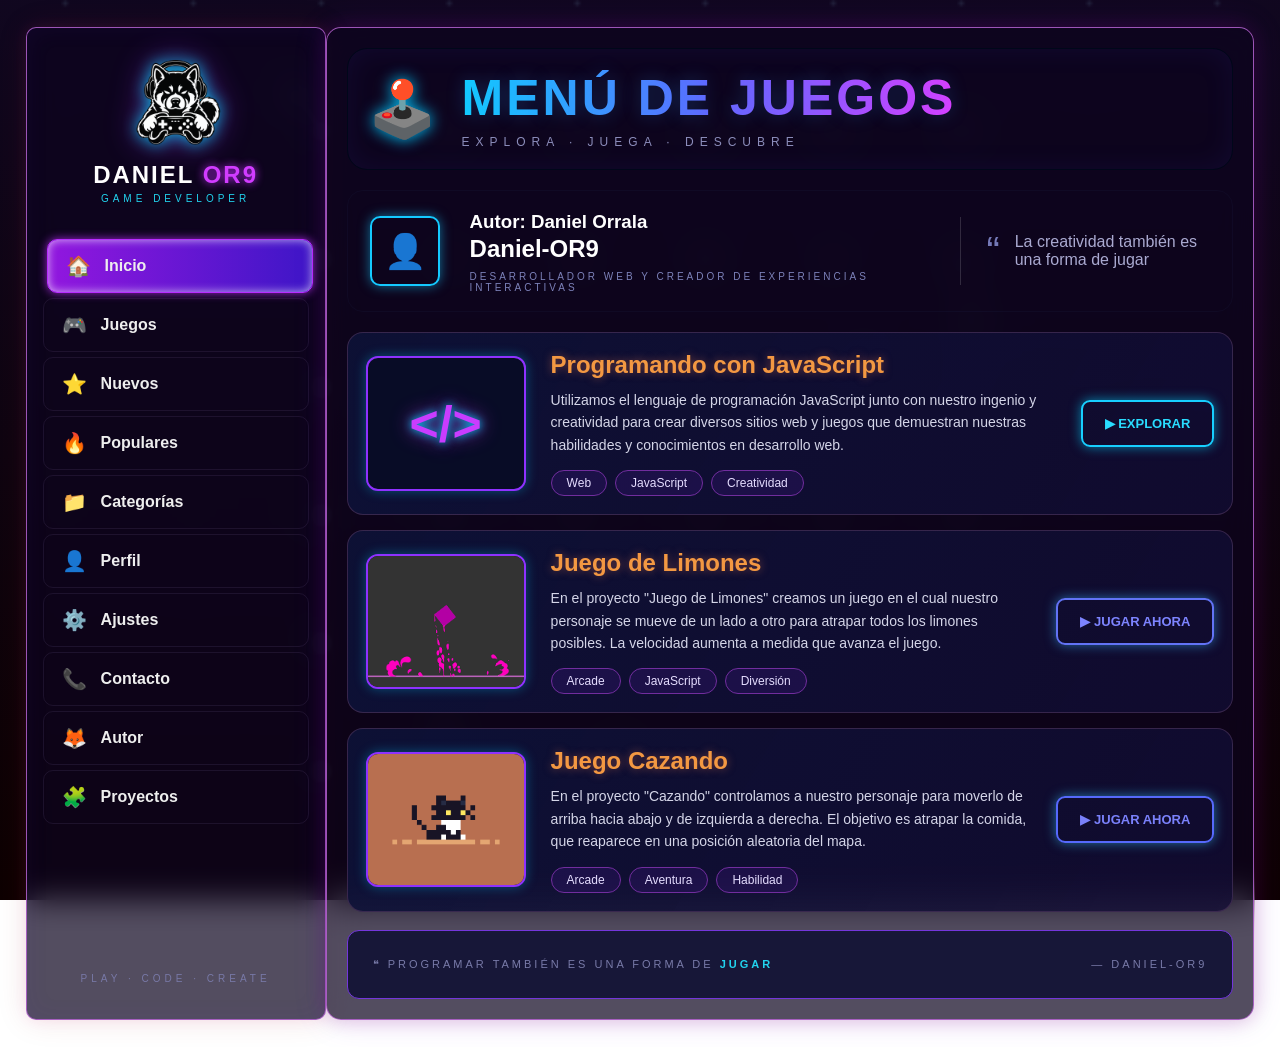
<file: index.html>
<!DOCTYPE html>
<html lang="es">

<head>
    <meta charset="UTF-8">
    <meta name="viewport" content="width=device-width, initial-scale=1.0">

    <title>Menú de Juegos | Daniel OR9</title>

    <link rel="stylesheet" href="menu.css">
</head>

<body onload="iniciar()">

    <div class="layout">

        <!-- ==============================
             MENÚ LATERAL
        =============================== -->

        <aside class="sidebar">

            <div class="logo-menu">
                <img
                    src="ChatGPT Image 15 sept 2026, 07_57_46 p.m..png"
                    alt="Daniel OR9 Gaming"
                >

                <h2>DANIEL <span>OR9</span></h2>

                <p>GAME DEVELOPER</p>
            </div>


            <nav class="menu">

                <a href="#" class="activo">
                    <span>🏠</span>
                    Inicio
                </a>

                <a href="#">
                    <span>🎮</span>
                    Juegos
                </a>

                <a href="#">
                    <span>⭐</span>
                    Nuevos
                </a>

                <a href="#">
                    <span>🔥</span>
                    Populares
                </a>

                <a href="#">
                    <span>📁</span>
                    Categorías
                </a>

                <a href="#">
                    <span>👤</span>
                    Perfil
                </a>

                <a href="#">
                    <span>⚙️</span>
                    Ajustes
                </a>

                <a href="#">
                    <span>📞</span>
                    Contacto
                    
                </a>

                <a href="#">
                    <span>🦊</span>
                    Autor
                </a>

                <a href="#">
                    <span>🧩</span>
                    Proyectos
                </a>

            </nav>


            <p class="sidebar-footer">
                PLAY · CODE · CREATE
            </p>

        </aside>



        <!-- ==============================
             CONTENIDO PRINCIPAL
        =============================== -->

        <main class="contenedor">


            <!-- CABECERA -->

            <header class="cabecera">

                <div class="icono-arcade">
                    🕹️
                </div>

                <div>
                    <h1 class="titulo">
                        MENÚ DE JUEGOS
                    </h1>

                    <p>
                        EXPLORA · JUEGA · DESCUBRE
                    </p>
                </div>

            </header>



            <!-- AUTOR -->

            <section class="autor-card">

                <div class="avatar">
                    👤
                </div>

                <div class="autor-info">

                    <h3>Autor: Daniel Orrala</h3>

                    <h2>Daniel-OR9</h2>

                    <p>
                        DESARROLLADOR WEB Y CREADOR
                        DE EXPERIENCIAS INTERACTIVAS
                    </p>

                </div>

                <div class="frase">

                    <span>“</span>

                    <p>
                        La creatividad también
                        es una forma de jugar
                    </p>

                </div>

            </section>



            <!-- ==============================
                 JAVASCRIPT
            =============================== -->

            <section class="proyecto proyecto-js">

                <div class="imagen-proyecto codigo-icono">
                    &lt;/&gt;
                </div>


                <div class="proyecto-info">

                    <h2 class="javaJs">
                        Programando con JavaScript
                    </h2>

                    <p class="descripcion">

                        Utilizamos el lenguaje de programación
                        JavaScript junto con nuestro ingenio y
                        creatividad para crear diversos sitios web
                        y juegos que demuestran nuestras habilidades
                        y conocimientos en desarrollo web.

                    </p>


                    <div class="tags">

                        <span>Web</span>

                        <span>JavaScript</span>

                        <span>Creatividad</span>

                    </div>

                </div>


                <a href="#" class="boton explorar">
                    ▶ EXPLORAR
                </a>

            </section>



            <!-- ==============================
                 JUEGO LIMONES
            =============================== -->

            <section class="proyecto">

                <div class="imagen-proyecto">

                    <img
                        src="7E2E8E1C-F527-4275-A5B3-EB851AACA745.GIF"
                        alt="Juego de Limones"
                    >

                </div>


                <div class="proyecto-info">

                    <h2 class="juego">
                        Juego de Limones
                    </h2>


                    <p class="descripcion">

                        En el proyecto "Juego de Limones" creamos
                        un juego en el cual nuestro personaje se
                        mueve de un lado a otro para atrapar todos
                        los limones posibles.

                        La velocidad aumenta a medida que avanza
                        el juego.

                    </p>


                    <div class="tags">

                        <span>Arcade</span>

                        <span>JavaScript</span>

                        <span>Diversión</span>

                    </div>

                </div>


                <a
                    href="https://juego-limones-ja1z.vercel.app/"
                    class="boton jugar"
                >
                    ▶ JUGAR AHORA
                </a>

            </section>



            <!-- ==============================
                 JUEGO CAZANDO
            =============================== -->

            <section class="proyecto">

                <div class="imagen-proyecto">

                    <img
                        src="BE29ABE0-67B7-42B7-888E-3F8BED29C442.GIF"
                        alt="Juego Cazando"
                    >

                </div>


                <div class="proyecto-info">

                    <h2 class="juego">
                        Juego Cazando
                    </h2>


                    <p class="descripcion">

                        En el proyecto "Cazando" controlamos a
                        nuestro personaje para moverlo de arriba
                        hacia abajo y de izquierda a derecha.

                        El objetivo es atrapar la comida, que
                        reaparece en una posición aleatoria del mapa.

                    </p>


                    <div class="tags">

                        <span>Arcade</span>

                        <span>Aventura</span>

                        <span>Habilidad</span>

                    </div>

                </div>


                <a
                    href="https://juego-cazando-ivory.vercel.app/"
                    class="boton jugar rosa"
                >
                    ▶ JUGAR AHORA
                </a>

            </section>



            <!-- PIE -->

            <footer>

                <p>
                    ❝ PROGRAMAR TAMBIÉN ES UNA FORMA DE
                    <strong>JUGAR</strong>
                </p>

                <span>— DANIEL-OR9</span>

            </footer>

        </main>

    </div>
    <script src="musica.js"></script>

</body>

</html>
</file>
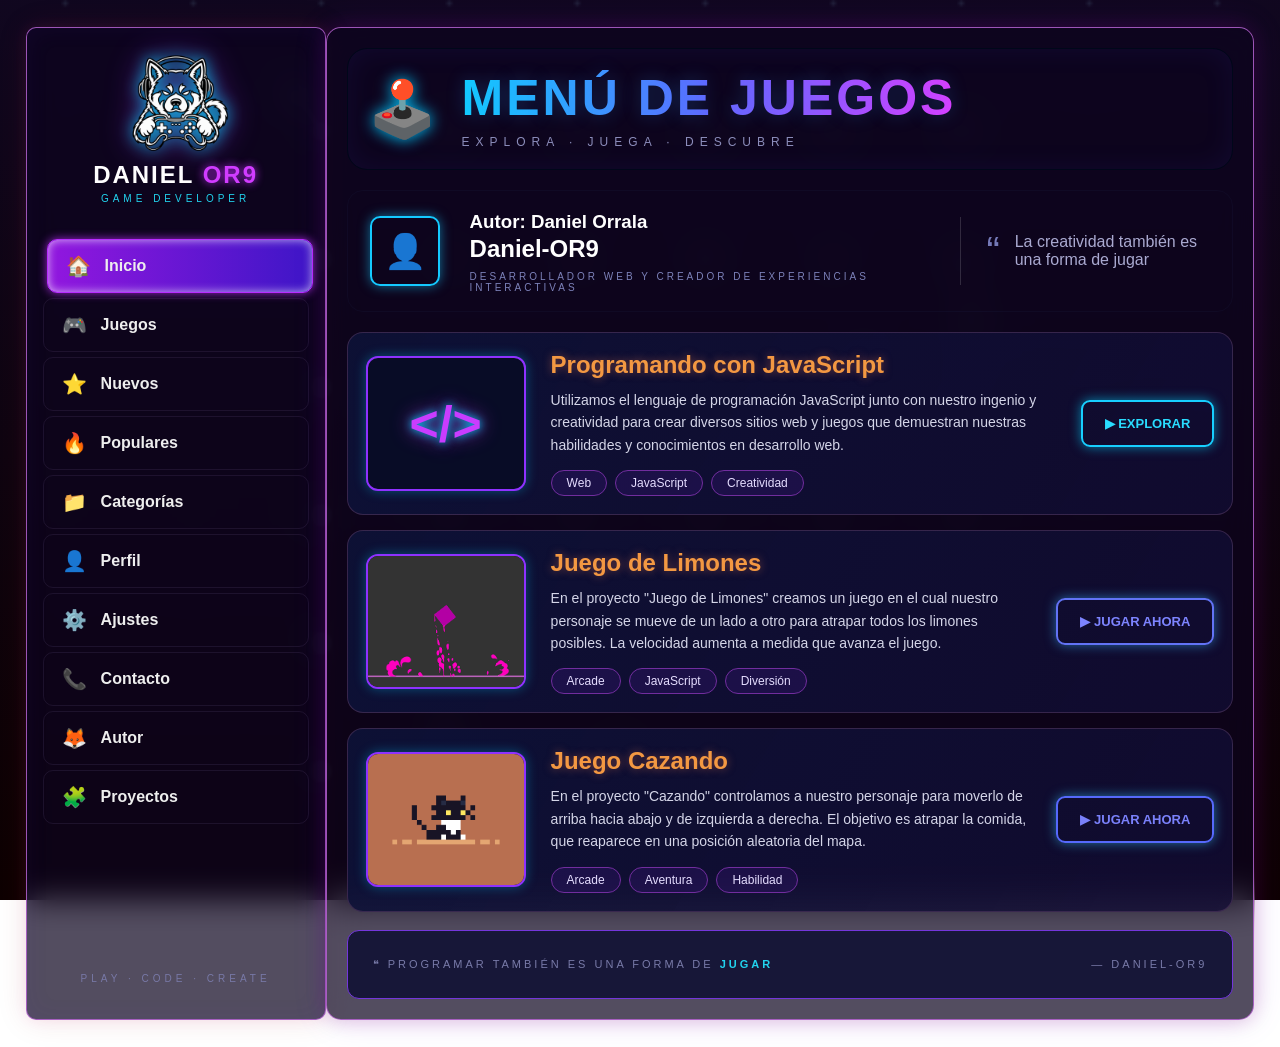
<file: inde.html>
<!DOCTYPE html>
<html lang="es">

<head>
    <meta charset="UTF-8">
    <meta name="viewport" content="width=device-width, initial-scale=1.0">

    <title>Menú de Juegos | Daniel OR9</title>

    <link rel="stylesheet" href="menu.css">
</head>

<body onload="iniciar()">

    <div class="layout">

        <!-- ==============================
             MENÚ LATERAL
        =============================== -->

        <aside class="sidebar">

            <div class="logo-menu">
                <img
                    src="ChatGPT Image 15 sept 2026, 08_03_51 p.m..png"
                    alt="Daniel OR9 Gaming"
                >

                <h2>DANIEL <span>OR9</span></h2>

                <p>GAME DEVELOPER</p>
            </div>


            <nav class="menu">

                <a href="#" class="activo">
                    <span>🏠</span>
                    Inicio
                </a>

                <a href="#">
                    <span>🎮</span>
                    Juegos
                </a>

                <a href="#">
                    <span>⭐</span>
                    Nuevos
                </a>

                <a href="#">
                    <span>🔥</span>
                    Populares
                </a>

                <a href="#">
                    <span>📁</span>
                    Categorías
                </a>

                <a href="#">
                    <span>👤</span>
                    Perfil
                </a>

                <a href="#">
                    <span>⚙️</span>
                    Ajustes
                </a>

                <a href="#">
                    <span>📞</span>
                    Contacto
                    
                </a>

                <a href="#">
                    <span>🦊</span>
                    Autor
                </a>

                <a href="#">
                    <span>🧩</span>
                    Proyectos
                </a>

            </nav>


            <p class="sidebar-footer">
                PLAY · CODE · CREATE
            </p>

        </aside>



        <!-- ==============================
             CONTENIDO PRINCIPAL
        =============================== -->

        <main class="contenedor">


            <!-- CABECERA -->

            <header class="cabecera">

                <div class="icono-arcade">
                    🕹️
                </div>

                <div>
                    <h1 class="titulo">
                        MENÚ DE JUEGOS
                    </h1>

                    <p>
                        EXPLORA · JUEGA · DESCUBRE
                    </p>
                </div>

            </header>



            <!-- AUTOR -->

            <section class="autor-card">

                <div class="avatar">
                    👤
                </div>

                <div class="autor-info">

                    <h3>Autor: Daniel Orrala</h3>

                    <h2>Daniel-OR9</h2>

                    <p>
                        DESARROLLADOR WEB Y CREADOR
                        DE EXPERIENCIAS INTERACTIVAS
                    </p>

                </div>

                <div class="frase">

                    <span>“</span>

                    <p>
                        La creatividad también
                        es una forma de jugar
                    </p>

                </div>

            </section>



            <!-- ==============================
                 JAVASCRIPT
            =============================== -->

            <section class="proyecto proyecto-js">

                <div class="imagen-proyecto codigo-icono">
                    &lt;/&gt;
                </div>


                <div class="proyecto-info">

                    <h2 class="javaJs">
                        Programando con JavaScript
                    </h2>

                    <p class="descripcion">

                        Utilizamos el lenguaje de programación
                        JavaScript junto con nuestro ingenio y
                        creatividad para crear diversos sitios web
                        y juegos que demuestran nuestras habilidades
                        y conocimientos en desarrollo web.

                    </p>


                    <div class="tags">

                        <span>Web</span>

                        <span>JavaScript</span>

                        <span>Creatividad</span>

                    </div>

                </div>


                <a href="#" class="boton explorar">
                    ▶ EXPLORAR
                </a>

            </section>



            <!-- ==============================
                 JUEGO LIMONES
            =============================== -->

            <section class="proyecto">

                <div class="imagen-proyecto">

                    <img
                        src="7E2E8E1C-F527-4275-A5B3-EB851AACA745.GIF"
                        alt="Juego de Limones"
                    >

                </div>


                <div class="proyecto-info">

                    <h2 class="juego">
                        Juego de Limones
                    </h2>


                    <p class="descripcion">

                        En el proyecto "Juego de Limones" creamos
                        un juego en el cual nuestro personaje se
                        mueve de un lado a otro para atrapar todos
                        los limones posibles.

                        La velocidad aumenta a medida que avanza
                        el juego.

                    </p>


                    <div class="tags">

                        <span>Arcade</span>

                        <span>JavaScript</span>

                        <span>Diversión</span>

                    </div>

                </div>


                <a
                    href="https://juego-limones-ja1z.vercel.app/"
                    class="boton jugar"
                >
                    ▶ JUGAR AHORA
                </a>

            </section>



            <!-- ==============================
                 JUEGO CAZANDO
            =============================== -->

            <section class="proyecto">

                <div class="imagen-proyecto">

                    <img
                        src="BE29ABE0-67B7-42B7-888E-3F8BED29C442.GIF"
                        alt="Juego Cazando"
                    >

                </div>


                <div class="proyecto-info">

                    <h2 class="juego">
                        Juego Cazando
                    </h2>


                    <p class="descripcion">

                        En el proyecto "Cazando" controlamos a
                        nuestro personaje para moverlo de arriba
                        hacia abajo y de izquierda a derecha.

                        El objetivo es atrapar la comida, que
                        reaparece en una posición aleatoria del mapa.

                    </p>


                    <div class="tags">

                        <span>Arcade</span>

                        <span>Aventura</span>

                        <span>Habilidad</span>

                    </div>

                </div>


                <a
                    href="https://juego-cazando-ivory.vercel.app/"
                    class="boton jugar rosa"
                >
                    ▶ JUGAR AHORA
                </a>

            </section>



            <!-- PIE -->

            <footer>

                <p>
                    ❝ PROGRAMAR TAMBIÉN ES UNA FORMA DE
                    <strong>JUGAR</strong>
                </p>

                <span>— DANIEL-OR9</span>

            </footer>

        </main>

    </div>
    <script src="musica.js"></script>

</body>

</html>
</file>
<file: menu.css>
/* ========================================
   GENERAL
======================================== */

* {
    box-sizing: border-box;
}

html {
    min-height: 100%;
}

body {

    margin: 0;

    min-height: 100vh;

    font-family:
        "Trebuchet MS",
        Arial,
        sans-serif;

    color: white;

    background:
        linear-gradient(
            rgba(7, 7, 34, 0.899),
            rgba(0, 0, 0, 0.858)
        ),
        url("1743CB3E-8D15-4C95-AE19-28D06F1F700B.GIF");

    background-size: cover;

    background-position: center;

    background-attachment: fixed;
}


/* ========================================
   LAYOUT
======================================== */

.layout {

    width: min(1450px, 96%);

    min-height: 94vh;

    margin: 3vh auto;

    display: grid;

    grid-template-columns: 300px 1fr;

    gap: 0px;
}


/* ========================================
   SIDEBAR
======================================== */

.sidebar {

    padding: 25px 16px;

    display: flex;

    flex-direction: column;

    border-radius: 10px;

    border: 1px solid rgba(183, 100, 211, 0.85);


    background:
        rgba(13, 5, 32, 0.709);

    backdrop-filter: blur(15px);

    -webkit-backdrop-filter: blur(15px);

    box-shadow:

        0 0 15px rgba(255, 76, 195, 0.098),

        0 0 30px rgba(137, 43, 0, 0.128),

        inset 0 0 25px rgba(78, 37, 180, 0.071);
}


/* ========================================
   LOGO
======================================== */

.logo-menu {

    text-align: center;

    margin-bottom: 25px;
}


.logo-menu img {

    width: 150px;

    max-width: 80%;

    filter:

        drop-shadow(
            0 0 8px rgba(0, 220, 255, 0.8)
        )

        drop-shadow(
            0 0 15px rgba(167, 50, 255, 0.4)
        );
}


.logo-menu h2 {

    margin: 4px 0 0;

    font-size: 24px;

    letter-spacing: 2px;
}


.logo-menu h2 span {

    color: #d13cff;

    text-shadow:
        0 0 8px #c32dff;
}


.logo-menu p {

    margin-top: 4px;

    font-size: 10px;

    letter-spacing: 4px;

    color: #22d3ee;
}


/* ========================================
   NAVEGACIÓN
======================================== */

.menu {

    display: flex;

    flex-direction: column;

    gap: 5px;
}


.menu a {

    padding: 14px 18px;

    display: flex;

    align-items: center;

    gap: 14px;

    color: #eee;

    font-weight: bold;

    text-decoration: none;

    border-radius: 10px;

    border: 1px solid
        rgba(67, 51, 91, 0.315);

    background:
        linear-gradient(
            120deg,
            rgba(21, 10, 10, 0.92),
            rgba(5, 4, 15, 0.826),
            
        );

    transition:
        0.2s ease;
}


.menu a:hover,
.menu .activo {

    transform:
        translateX(4px);

    border-color: #b82cff;

    background:
        linear-gradient(
            90deg,
            #9217df,
            #3e16c7
        );

    box-shadow:

        0 0 10px
            rgba(190, 44, 255, 0.8),

        inset 0 0 10px
            rgba(255, 255, 255, 0.662);
}


.menu a span {

    font-size: 20px;
}


.sidebar-footer {

    margin-top: auto;

    padding-top: 25px;

    text-align: center;

    color: #7879a7;

    font-size: 10px;

    letter-spacing: 4px;
}


/* ========================================
   CONTENIDO
======================================== */

.contenedor {

    padding: 20px;

    border-radius: 15px;

    border: 1px solid
        rgba(183, 100, 211, 0.85);

    background:
        rgba(13, 5, 32, 0.709);

    backdrop-filter:
        blur(18px);

    -webkit-backdrop-filter:
        blur(18px);

    box-shadow:

        0 0 20px
            rgba(103, 7, 85, 0.218),

        0 0 35px
            rgba(151, 14, 255, 0.14);
}


/* ========================================
   CABECERA
======================================== */

.cabecera {

    min-height: 115px;

    padding: 20px;

    display: flex;

    align-items: center;

    gap: 25px;

    border-radius: 20px;

    border:
        1px solid rgb(0, 7, 26);

    background:

        linear-gradient(
            120deg,
            rgba(215, 19, 19, 0.92),
            rgba(5, 4, 15, 0.826),
            
        );

    box-shadow:

        inset 0 0 30px
            rgba(73, 89, 255, 0.08);
}


.icono-arcade {

    font-size: 55px;

    filter:
        drop-shadow(
            0 0 8px #00c8ff
        );
}


.titulo {

    margin: 0;

    font-size:
        clamp(27px, 4vw, 50px);

    letter-spacing: 3px;

    text-transform: uppercase;

    background:
        linear-gradient(
            90deg,
            #10cfff,
            #6366ff,
            #e438ff
        );

    -webkit-background-clip:
        text;

    background-clip:
        text;

    color:
        transparent;

    text-shadow:
        0 0 18px
        rgba(41, 155, 255, 0.25);
}


.cabecera p {

    margin:
        8px 0 0;

    color:
        #8c8dbb;

    letter-spacing:
        6px;

    font-size:
        12px;
}


/* ========================================
   AUTOR
======================================== */

.autor-card {

    margin:
        20px 0;

    padding:
        18px 22px;

    min-height:
        115px;

    display:
        grid;

    grid-template-columns:
        80px 1fr 250px;

    align-items:
        center;

    gap:
        20px;

    border-radius:
        16px;

    border:
        1px solid
         rgba(46, 68, 128, 0.085);

    background:

        linear-gradient(
            120deg,
            rgba(21, 10, 10, 0.92),
            rgba(5, 4, 15, 0.826),
            
        );
}


.avatar {

    width:
        70px;

    height:
        70px;

    display:
        flex;

    justify-content:
        center;

    align-items:
        center;

    border:
        2px solid #14c9ff;

    border-radius:
        10px;

    font-size:
        34px;

    box-shadow:
        0 0 12px
        rgba(20, 201, 255, 0.55);
}


.autor-info h3,
.autor-info h2 {

    margin:
        2px 0;
}


.autor-info p {

    margin:
        8px 0 0;

    color:
        #7d82ba;

    font-size:
        10px;

    letter-spacing:
        3px;
}


.frase {

    display:
        flex;

    gap:
        15px;

    align-items:
        center;

    border-left:
        1px solid
        rgba(255,255,255,0.15);

    padding-left:
        25px;

    color:
        #aaaad1;
}


.frase span {

    font-size:
        40px;

    color:
        #7479b7;
}


/* ========================================
   PROYECTOS
======================================== */

.proyecto {

    margin:
        15px 0;

    padding:
        18px;

    display:
        grid;

    grid-template-columns:
        160px 1fr auto;

    align-items:
        center;

    gap:
        25px;

    border-radius:
        16px;

    border:
        1px solid
        rgba(76, 51, 91, 0.65);

    background:

        linear-gradient(
            120deg,
            rgba(14, 18, 56, 0.92),
            rgba(19, 13, 52, 0.80)
        );

    transition:
        transform 0.2s ease,
        box-shadow 0.2s ease,
        border-color 0.2s ease;
}


.proyecto:hover {

    transform:
        translateY(-3px);

    border-color:
        #943cff;

    box-shadow:

        0 10px 25px
        rgba(0,0,0,0.3),

        0 0 18px
        rgba(194, 43, 255, 0.25);
}


/* ========================================
   IMAGEN PROYECTO
======================================== */

.imagen-proyecto {

    width:
        160px;

    height:
        135px;

    overflow:
        hidden;

    display:
        flex;

    justify-content:
        center;

    align-items:
        center;

    border-radius:
        12px;

    border:
        2px solid #8f31ff;

    background:
        #080c26;

    box-shadow:

        0 0 12px
        rgba(0, 202, 255, 0.35);
}


.imagen-proyecto img {

    width:
        100%;

    height:
        100%;

    object-fit:
        cover;
}


.codigo-icono {

    font-size:
        50px;

    font-weight:
        bold;

    color:
        #c93cff;

    text-shadow:

        0 0 10px
        #00d5ff,

        0 0 20px
        rgba(210, 50, 255, 0.8);
}


/* ========================================
   INFORMACIÓN
======================================== */

.proyecto-info h2 {

    margin:
        0 0 10px;

    color:
        #f39842;

    font-size:
        24px;

    text-shadow:
        0 0 8px
        rgba(215, 112, 75, 0.526);
}


.descripcion {

    margin:
        0;

    color:
        #d4d5e8;

    line-height:
        1.6;

    font-size:
        14px;
}


/* ========================================
   TAGS
======================================== */

.tags {

    margin-top:
        14px;

    display:
        flex;

    flex-wrap:
        wrap;

    gap:
        8px;
}


.tags span {

    padding:
        5px 15px;

    border-radius:
        20px;

    color:
        #e5ddff;

    font-size:
        12px;

    border:
        1px solid #712d9e;

    background:
        rgba(91, 29, 170, 0.18);
}


/* ========================================
   BOTONES
======================================== */

.boton {

    padding:
        14px 22px;

    white-space:
        nowrap;

    text-decoration:
        none;

    font-weight:
        bold;

    font-size:
        13px;

    border-radius:
        9px;

    transition:
        0.2s ease;
}


.explorar {

    color:
        #29dcff;

    border:
        2px solid #17cfff;

    box-shadow:
        0 0 12px
        rgba(0, 211, 255, 0.6);
}


.jugar {

    color:
        #7d84ff;

    border:
        2px solid  #6273f5;
    box-shadow:
        0 0 12px
        rgba(57, 179, 255, 0.55);
}


.rosa {

    color:
        #7a81fb;

    border-color:
        #5669fb;

    box-shadow:
        0 0 12px
        rgba(53, 198, 255, 0.55);
}


.boton:hover {

    transform:
        scale(1.05);

    filter:
        brightness(1.35);
}


/* ========================================
   FOOTER
======================================== */

footer {

    margin-top:
        18px;

    padding:
        16px 25px;

    display:
        flex;

    justify-content:
        space-between;

    align-items:
        center;

    border-radius:
        12px;

    border:
        1px solid #7436dc;

    background:
        rgba(14, 15, 50, 0.85);

    color:
        #797ba9;

    font-size:
        11px;

    letter-spacing:
        3px;
}


footer strong {

    color:
        #22d3ee;
}


/* ========================================
   RESPONSIVE
======================================== */

@media (max-width: 950px) {

    .layout {

        grid-template-columns:
            1fr;
    }


    .sidebar {

        min-height:
            auto;
    }


    .menu {

        display:
            grid;

        grid-template-columns:
            repeat(2, 1fr);
    }


    .autor-card {

        grid-template-columns:
            70px 1fr;
    }


    .frase {

        display:
            none;
    }


    .proyecto {

        grid-template-columns:
            130px 1fr;
    }


    .imagen-proyecto {

        width:
            130px;

        height:
            115px;
    }


    .boton {

        grid-column:
            1 / -1;

        text-align:
            center;
    }
}


@media (max-width: 600px) {

    .layout {

        width:
            95%;

        margin:
            15px auto;
    }


    .contenedor {

        padding:
            12px;
    }


    .menu {

        grid-template-columns:
            1fr 1fr;
    }


    .cabecera {

        justify-content:
            center;

        text-align:
            center;
    }


    .icono-arcade {

        display:
            none;
    }


    .titulo {

        font-size:
            27px;
    }


    .proyecto {

        grid-template-columns:
            1fr;

        text-align:
            center;
    }


    .imagen-proyecto {

        width:
            100%;

        height:
            180px;
    }


    .tags {

        justify-content:
            center;
    }


    footer {

        flex-direction:
            column;

        gap:
            10px;

        text-align:
            center;
    }
}
</file>
